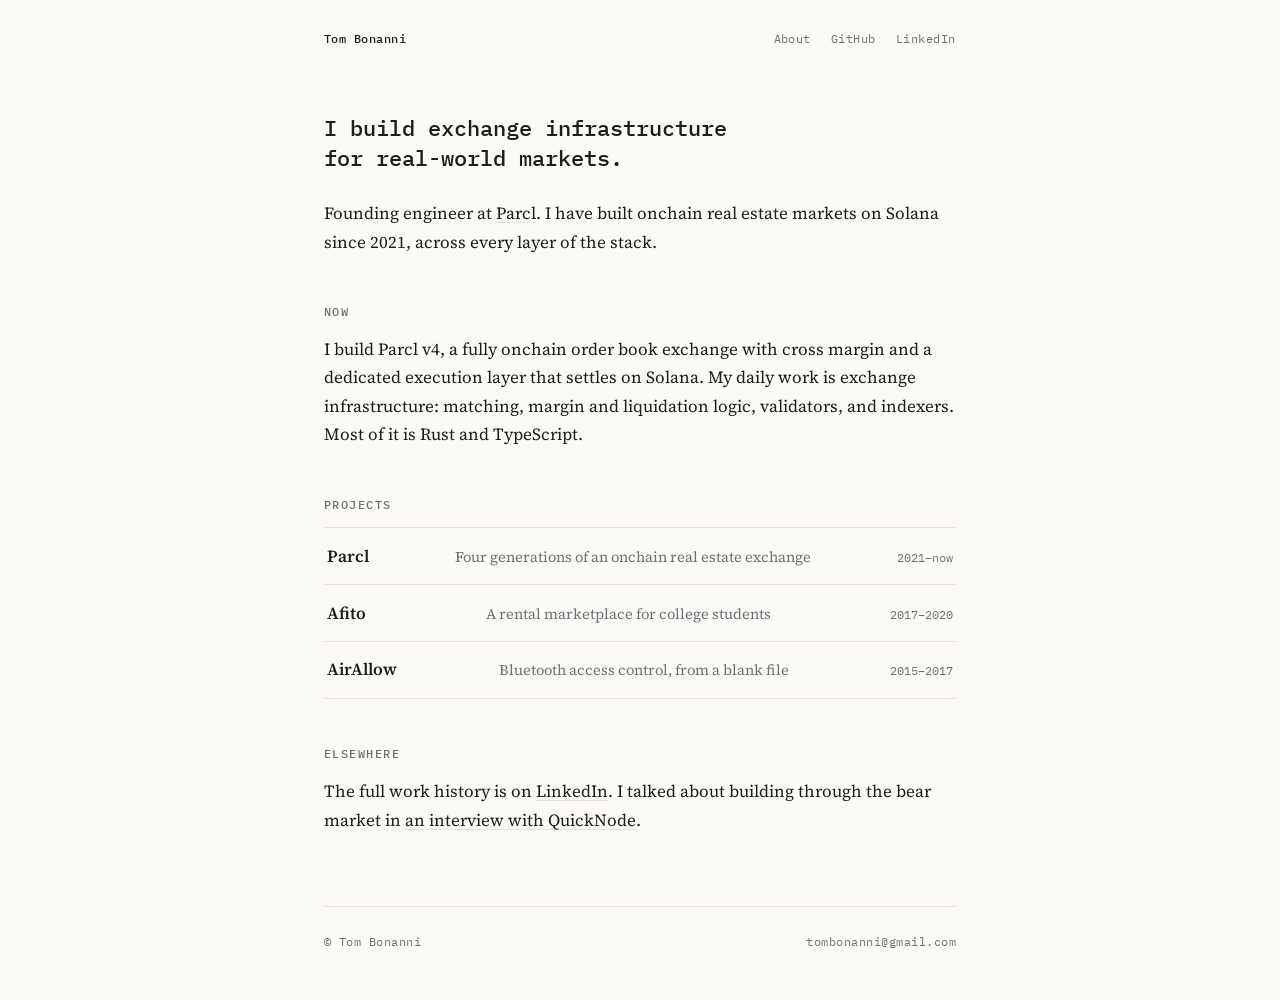
<file: index.html>
<!doctype html>
<html lang="en">
<head>
<meta charset="utf-8">
<meta name="viewport" content="width=device-width, initial-scale=1">
<title>Tom Bonanni</title>
<meta name="description" content="Founding engineer at Parcl. Building onchain exchange infrastructure on Solana.">
<link rel="icon" href="/favicon.svg" type="image/svg+xml">
<link rel="preconnect" href="https://fonts.googleapis.com">
<link rel="preconnect" href="https://fonts.gstatic.com" crossorigin>
<link rel="stylesheet" href="https://fonts.googleapis.com/css2?family=Source+Serif+4:opsz,wght@8..60,400;8..60,600&family=IBM+Plex+Mono:wght@400;500&display=swap">
<link rel="stylesheet" href="/styles.css">
</head>
<body>
<div class="wrap">
<nav>
  <a class="home" href="/">Tom Bonanni</a>
  <div class="links">
    <a href="/about">About</a>
    <a href="https://github.com/redhair">GitHub</a>
    <a href="https://www.linkedin.com/in/tombonanni">LinkedIn</a>
  </div>
</nav>

<main>
  <h1>I build exchange infrastructure for real-world markets.</h1>
  <p>Founding engineer at <a href="https://parcl.co">Parcl</a>. I have
  built onchain real estate markets on Solana since 2021, across every layer of
  the stack.</p>

  <h2>Now</h2>
  <p>I build Parcl v4, a fully onchain order book exchange with cross margin and
  a dedicated execution layer that settles on Solana. My daily work is exchange
  infrastructure: matching, margin and liquidation logic, validators, and
  indexers. Most of it is Rust and TypeScript.</p>

  <h2>Projects</h2>
  <ul class="projects">
    <li><a href="/projects/parcl">
      <span class="name">Parcl</span>
      <span class="desc">Four generations of an onchain real estate exchange</span>
      <span class="years">2021&ndash;now</span>
    </a></li>
    <li><a href="/projects/afito">
      <span class="name">Afito</span>
      <span class="desc">A rental marketplace for college students</span>
      <span class="years">2017&ndash;2020</span>
    </a></li>
    <li><a href="/projects/airallow">
      <span class="name">AirAllow</span>
      <span class="desc">Bluetooth access control, from a blank file</span>
      <span class="years">2015&ndash;2017</span>
    </a></li>
  </ul>

  <h2>Elsewhere</h2>
  <p>The full work history is on
  <a href="https://www.linkedin.com/in/tombonanni">LinkedIn</a>. I talked about
  building through the bear market in
  <a href="https://www.youtube.com/watch?v=_Pq8IttRQJI">an interview with
  QuickNode</a>.</p>
</main>

<footer>
  <span>&copy; Tom Bonanni</span>
  <span><a href="mailto:tombonanni@gmail.com">tombonanni@gmail.com</a></span>
</footer>
</div>
</body>
</html>
</file>
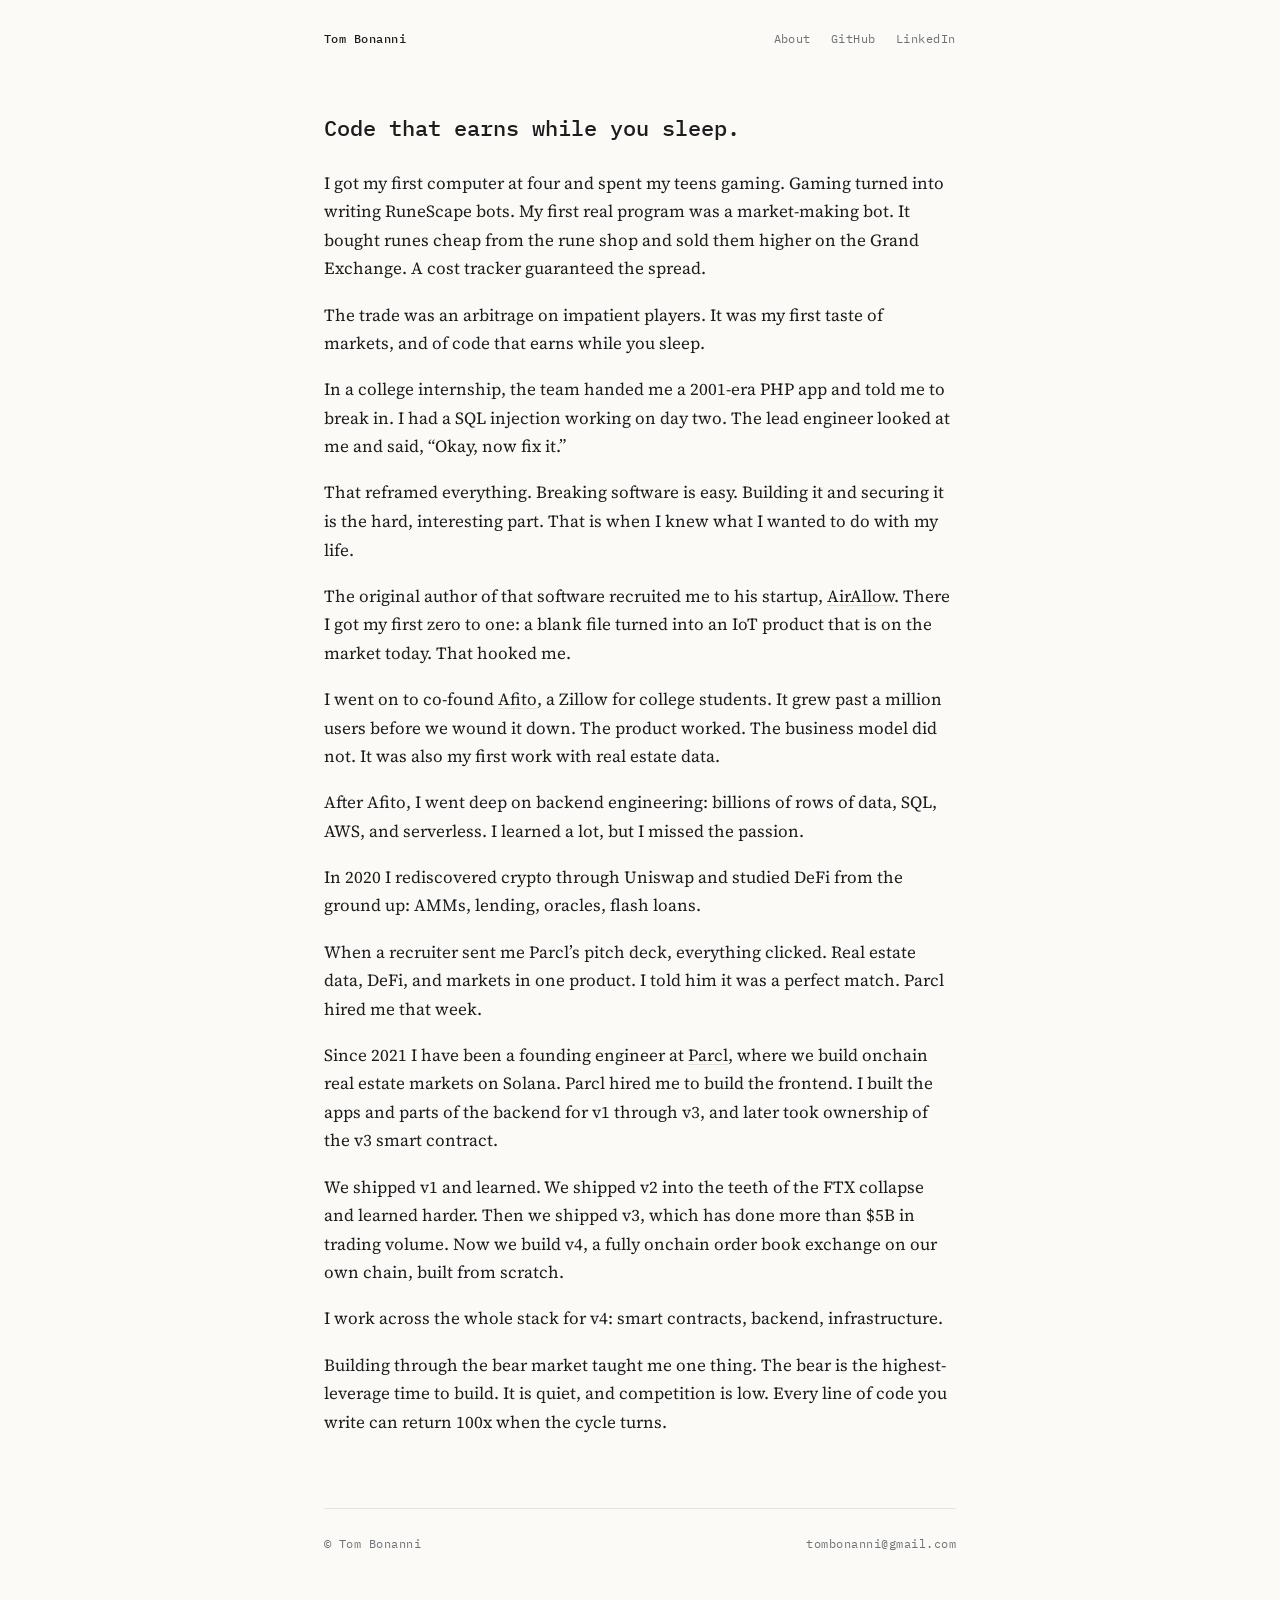
<file: about.html>
<!doctype html>
<html lang="en">
<head>
<meta charset="utf-8">
<meta name="viewport" content="width=device-width, initial-scale=1">
<title>About &mdash; Tom Bonanni</title>
<meta name="description" content="From RuneScape bots to founding engineer at Parcl.">
<link rel="icon" href="/favicon.svg" type="image/svg+xml">
<link rel="preconnect" href="https://fonts.googleapis.com">
<link rel="preconnect" href="https://fonts.gstatic.com" crossorigin>
<link rel="stylesheet" href="https://fonts.googleapis.com/css2?family=Source+Serif+4:opsz,wght@8..60,400;8..60,600&family=IBM+Plex+Mono:wght@400;500&display=swap">
<link rel="stylesheet" href="/styles.css">
</head>
<body>
<div class="wrap">
<nav>
  <a class="home" href="/">Tom Bonanni</a>
  <div class="links">
    <a href="/about">About</a>
    <a href="https://github.com/redhair">GitHub</a>
    <a href="https://www.linkedin.com/in/tombonanni">LinkedIn</a>
  </div>
</nav>

<main>
  <h1>Code that earns while you sleep.</h1>

  <p>I got my first computer at four and spent my teens gaming. Gaming turned
  into writing RuneScape bots. My first real program was a market-making bot.
  It bought runes cheap from the rune shop and sold them higher on the Grand
  Exchange. A cost tracker guaranteed the spread.</p>

  <p>The trade was an arbitrage on impatient players. It was my first taste of
  markets, and of code that earns while you sleep.</p>

  <p>In a college internship, the team handed me a 2001-era PHP app and told me
  to break in. I had a SQL injection working on day two. The lead engineer
  looked at me and said, &ldquo;Okay, now fix it.&rdquo;</p>

  <p>That reframed everything. Breaking software is easy. Building it and
  securing it is the hard, interesting part. That is when I knew what I wanted
  to do with my life.</p>

  <p>The original author of that software recruited me to his startup,
  <a href="/projects/airallow">AirAllow</a>. There I got my first zero to
  one: a blank file turned into an IoT product that is on the market today.
  That hooked me.</p>

  <p>I went on to co-found <a href="/projects/afito">Afito</a>, a Zillow
  for college students. It grew past a million users before we wound it down.
  The product worked. The business model did not. It was also my first work
  with real estate data.</p>

  <p>After Afito, I went deep on backend engineering: billions of rows of data,
  SQL, AWS, and serverless. I learned a lot, but I missed the passion.</p>

  <p>In 2020 I rediscovered crypto through Uniswap and studied DeFi from the
  ground up: AMMs, lending, oracles, flash loans.</p>

  <p>When a recruiter sent me Parcl&rsquo;s pitch deck, everything clicked. Real
  estate data, DeFi, and markets in one product. I told him it was a perfect
  match. Parcl hired me that week.</p>

  <p>Since 2021 I have been a founding engineer at
  <a href="/projects/parcl">Parcl</a>, where we build onchain real estate
  markets on Solana. Parcl hired me to build the frontend. I built the apps and
  parts of the backend for v1 through v3, and later took ownership of the v3
  smart contract.</p>

  <p>We shipped v1 and learned. We shipped v2 into the teeth of the FTX
  collapse and learned harder. Then we shipped v3, which has done more than
  $5B in trading volume. Now we build v4, a fully onchain order book exchange
  on our own chain, built from scratch.</p>

  <p>I work across the whole stack for v4: smart contracts, backend,
  infrastructure.</p>

  <p>Building through the bear market taught me one thing. The bear is the
  highest-leverage time to build. It is quiet, and competition is low. Every
  line of code you write can return 100x when the cycle turns.</p>
</main>

<footer>
  <span>&copy; Tom Bonanni</span>
  <span><a href="mailto:tombonanni@gmail.com">tombonanni@gmail.com</a></span>
</footer>
</div>
</body>
</html>
</file>
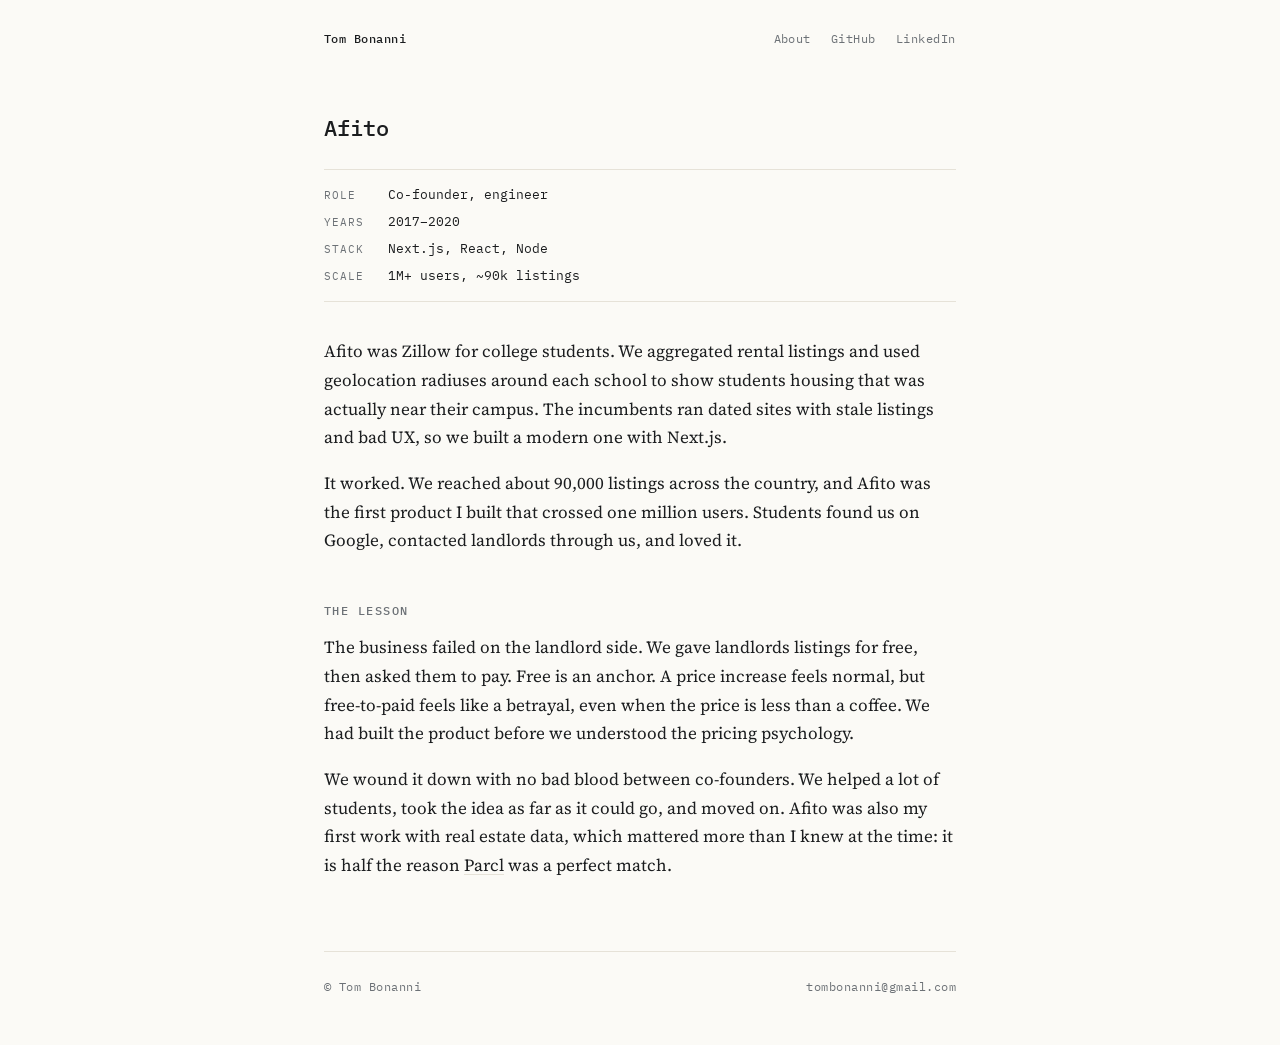
<file: projects/afito.html>
<!doctype html>
<html lang="en">
<head>
<meta charset="utf-8">
<meta name="viewport" content="width=device-width, initial-scale=1">
<title>Afito &mdash; Tom Bonanni</title>
<meta name="description" content="A rental marketplace for college students that grew past one million users.">
<link rel="icon" href="/favicon.svg" type="image/svg+xml">
<link rel="preconnect" href="https://fonts.googleapis.com">
<link rel="preconnect" href="https://fonts.gstatic.com" crossorigin>
<link rel="stylesheet" href="https://fonts.googleapis.com/css2?family=Source+Serif+4:opsz,wght@8..60,400;8..60,600&family=IBM+Plex+Mono:wght@400;500&display=swap">
<link rel="stylesheet" href="/styles.css">
</head>
<body>
<div class="wrap">
<nav>
  <a class="home" href="/">Tom Bonanni</a>
  <div class="links">
    <a href="/about">About</a>
    <a href="https://github.com/redhair">GitHub</a>
    <a href="https://www.linkedin.com/in/tombonanni">LinkedIn</a>
  </div>
</nav>

<main>
  <h1>Afito</h1>
  <dl class="meta">
    <dt>Role</dt><dd>Co-founder, engineer</dd>
    <dt>Years</dt><dd>2017&ndash;2020</dd>
    <dt>Stack</dt><dd>Next.js, React, Node</dd>
    <dt>Scale</dt><dd>1M+ users, ~90k listings</dd>
  </dl>

  <p>Afito was Zillow for college students. We aggregated rental listings and
  used geolocation radiuses around each school to show students housing that
  was actually near their campus. The incumbents ran dated sites with stale
  listings and bad UX, so we built a modern one with Next.js.</p>

  <p>It worked. We reached about 90,000 listings across the country, and Afito
  was the first product I built that crossed one million users. Students found
  us on Google, contacted landlords through us, and loved it.</p>

  <h2>The lesson</h2>
  <p>The business failed on the landlord side. We gave landlords listings for
  free, then asked them to pay. Free is an anchor. A price increase feels
  normal, but free-to-paid feels like a betrayal, even when the price is less
  than a coffee. We had built the product before we understood the pricing
  psychology.</p>

  <p>We wound it down with no bad blood between co-founders. We helped a lot
  of students, took the idea as far as it could go, and moved on. Afito was
  also my first work with real estate data, which mattered more than I knew
  at the time: it is half the reason <a href="/projects/parcl">Parcl</a>
  was a perfect match.</p>
</main>

<footer>
  <span>&copy; Tom Bonanni</span>
  <span><a href="mailto:tombonanni@gmail.com">tombonanni@gmail.com</a></span>
</footer>
</div>
</body>
</html>
</file>
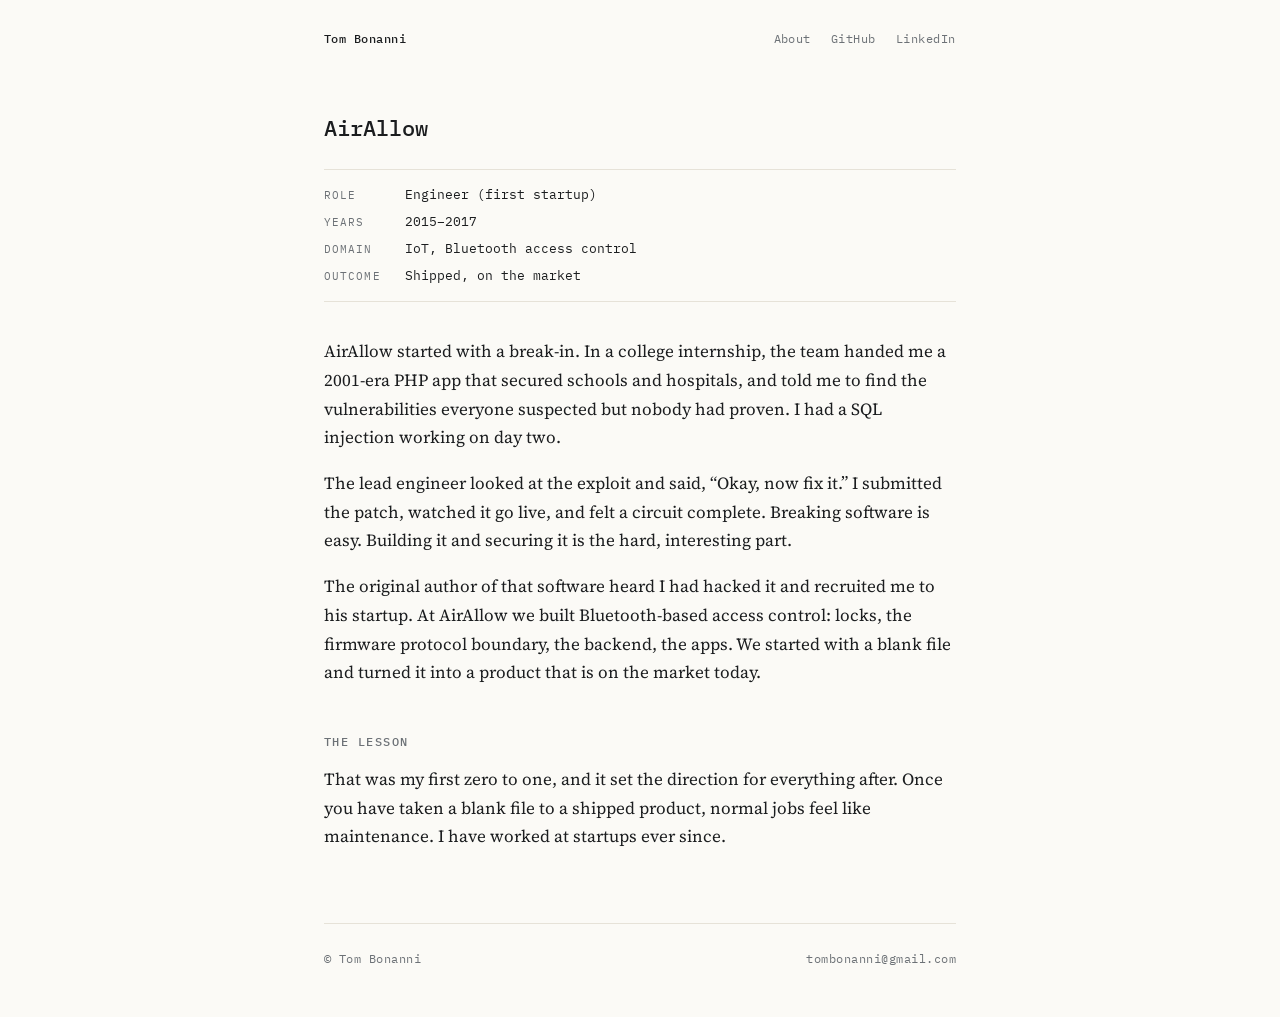
<file: projects/airallow.html>
<!doctype html>
<html lang="en">
<head>
<meta charset="utf-8">
<meta name="viewport" content="width=device-width, initial-scale=1">
<title>AirAllow &mdash; Tom Bonanni</title>
<meta name="description" content="Bluetooth access control, built from a blank file.">
<link rel="icon" href="/favicon.svg" type="image/svg+xml">
<link rel="preconnect" href="https://fonts.googleapis.com">
<link rel="preconnect" href="https://fonts.gstatic.com" crossorigin>
<link rel="stylesheet" href="https://fonts.googleapis.com/css2?family=Source+Serif+4:opsz,wght@8..60,400;8..60,600&family=IBM+Plex+Mono:wght@400;500&display=swap">
<link rel="stylesheet" href="/styles.css">
</head>
<body>
<div class="wrap">
<nav>
  <a class="home" href="/">Tom Bonanni</a>
  <div class="links">
    <a href="/about">About</a>
    <a href="https://github.com/redhair">GitHub</a>
    <a href="https://www.linkedin.com/in/tombonanni">LinkedIn</a>
  </div>
</nav>

<main>
  <h1>AirAllow</h1>
  <dl class="meta">
    <dt>Role</dt><dd>Engineer (first startup)</dd>
    <dt>Years</dt><dd>2015&ndash;2017</dd>
    <dt>Domain</dt><dd>IoT, Bluetooth access control</dd>
    <dt>Outcome</dt><dd>Shipped, on the market</dd>
  </dl>

  <p>AirAllow started with a break-in. In a college internship, the team
  handed me a 2001-era PHP app that secured schools and hospitals, and told me
  to find the vulnerabilities everyone suspected but nobody had proven. I had
  a SQL injection working on day two.</p>

  <p>The lead engineer looked at the exploit and said, &ldquo;Okay, now fix
  it.&rdquo; I submitted the patch, watched it go live, and felt a circuit
  complete. Breaking software is easy. Building it and securing it is the
  hard, interesting part.</p>

  <p>The original author of that software heard I had hacked it and recruited
  me to his startup. At AirAllow we built Bluetooth-based access control:
  locks, the firmware protocol boundary, the backend, the apps. We started
  with a blank file and turned it into a product that is on the market
  today.</p>

  <h2>The lesson</h2>
  <p>That was my first zero to one, and it set the direction for everything
  after. Once you have taken a blank file to a shipped product, normal jobs
  feel like maintenance. I have worked at startups ever since.</p>
</main>

<footer>
  <span>&copy; Tom Bonanni</span>
  <span><a href="mailto:tombonanni@gmail.com">tombonanni@gmail.com</a></span>
</footer>
</div>
</body>
</html>
</file>
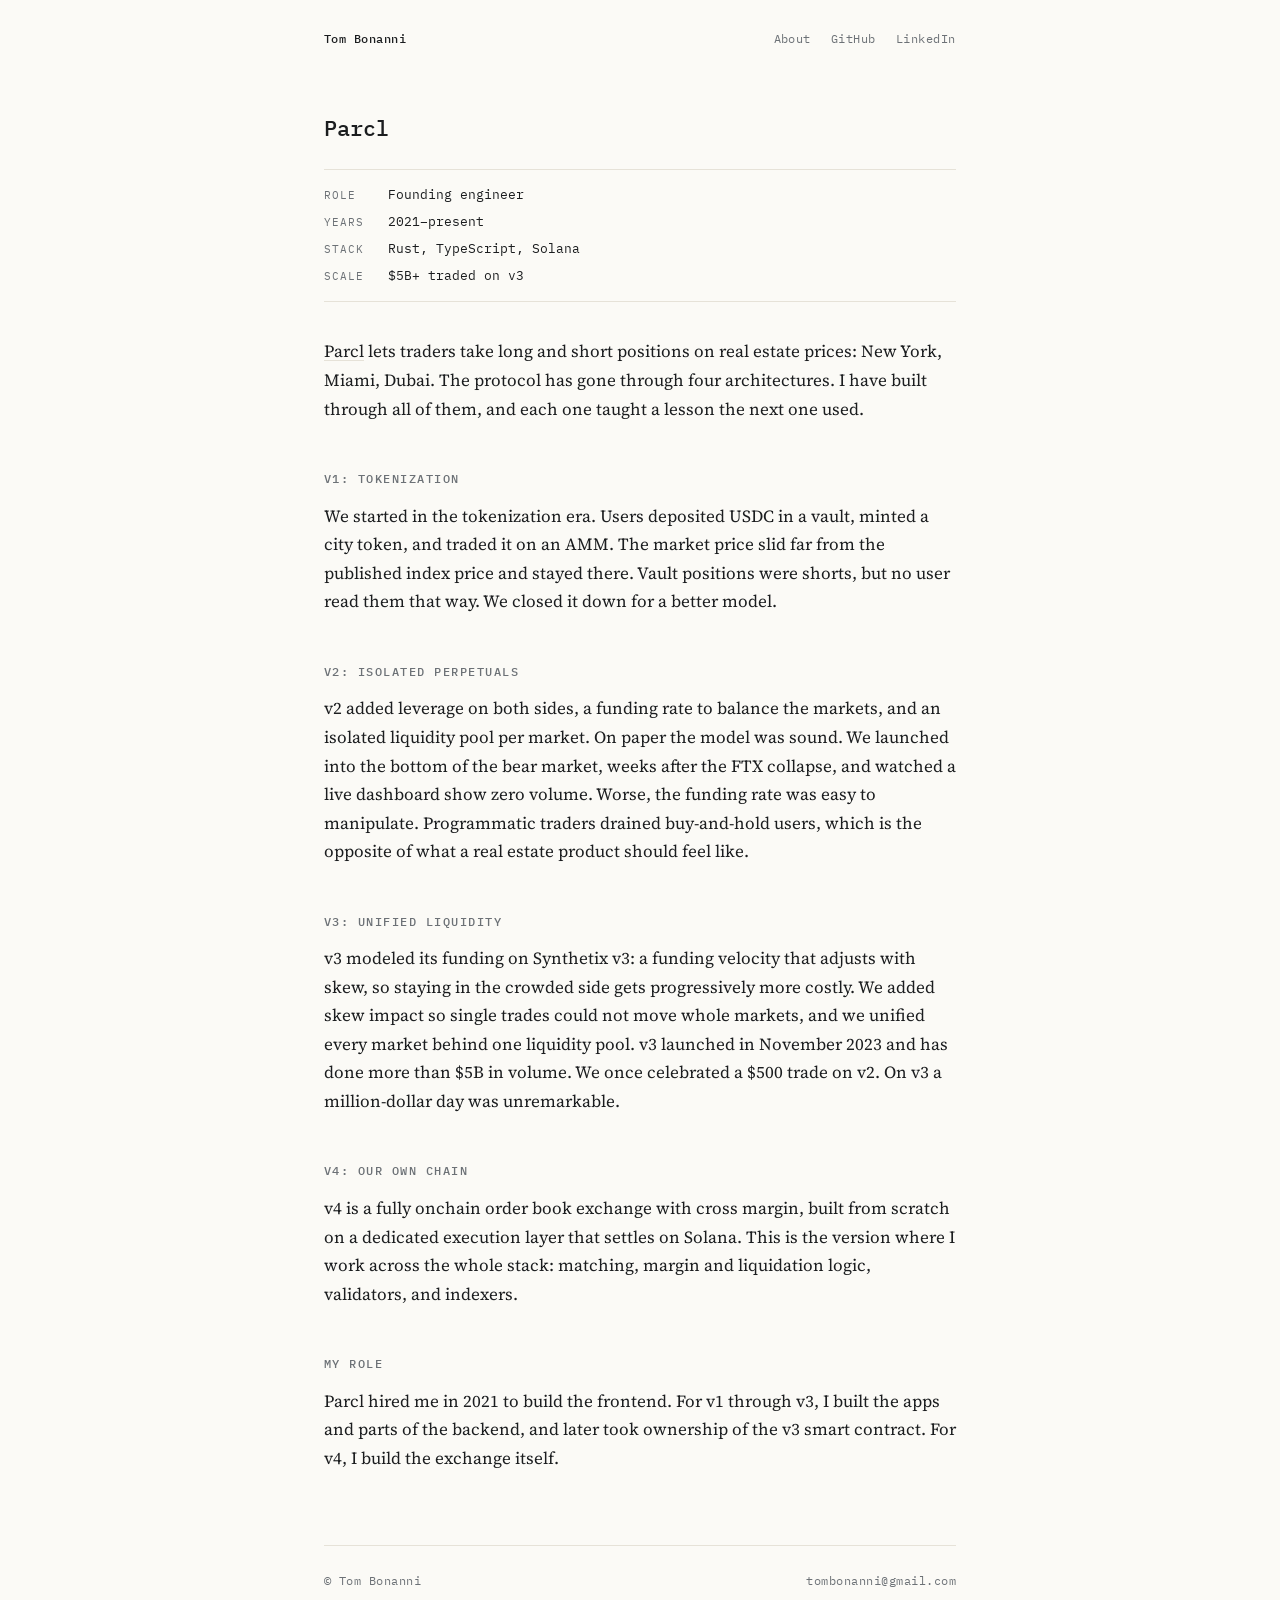
<file: projects/parcl.html>
<!doctype html>
<html lang="en">
<head>
<meta charset="utf-8">
<meta name="viewport" content="width=device-width, initial-scale=1">
<title>Parcl &mdash; Tom Bonanni</title>
<meta name="description" content="Four generations of an onchain real estate exchange on Solana.">
<link rel="icon" href="/favicon.svg" type="image/svg+xml">
<link rel="preconnect" href="https://fonts.googleapis.com">
<link rel="preconnect" href="https://fonts.gstatic.com" crossorigin>
<link rel="stylesheet" href="https://fonts.googleapis.com/css2?family=Source+Serif+4:opsz,wght@8..60,400;8..60,600&family=IBM+Plex+Mono:wght@400;500&display=swap">
<link rel="stylesheet" href="/styles.css">
</head>
<body>
<div class="wrap">
<nav>
  <a class="home" href="/">Tom Bonanni</a>
  <div class="links">
    <a href="/about">About</a>
    <a href="https://github.com/redhair">GitHub</a>
    <a href="https://www.linkedin.com/in/tombonanni">LinkedIn</a>
  </div>
</nav>

<main>
  <h1>Parcl</h1>
  <dl class="meta">
    <dt>Role</dt><dd>Founding engineer</dd>
    <dt>Years</dt><dd>2021&ndash;present</dd>
    <dt>Stack</dt><dd>Rust, TypeScript, Solana</dd>
    <dt>Scale</dt><dd>$5B+ traded on v3</dd>
  </dl>

  <p><a href="https://parcl.co">Parcl</a> lets traders take long and short
  positions on real estate prices: New York, Miami, Dubai. The protocol has
  gone through four architectures. I have built through all of them, and each
  one taught a lesson the next one used.</p>

  <h2>v1: tokenization</h2>
  <p>We started in the tokenization era. Users deposited USDC in a vault,
  minted a city token, and traded it on an AMM. The market price slid far from
  the published index price and stayed there. Vault positions were shorts, but
  no user read them that way. We closed it down for a better model.</p>

  <h2>v2: isolated perpetuals</h2>
  <p>v2 added leverage on both sides, a funding rate to balance the markets,
  and an isolated liquidity pool per market. On paper the model was sound. We
  launched into the bottom of the bear market, weeks after the FTX collapse,
  and watched a live dashboard show zero volume. Worse, the funding rate was
  easy to manipulate. Programmatic traders drained buy-and-hold users, which
  is the opposite of what a real estate product should feel like.</p>

  <h2>v3: unified liquidity</h2>
  <p>v3 modeled its funding on Synthetix v3: a funding velocity that adjusts
  with skew, so staying in the crowded side gets progressively more costly. We
  added skew impact so single trades could not move whole markets, and we
  unified every market behind one liquidity pool. v3 launched in November 2023
  and has done more than $5B in volume. We once celebrated a $500 trade on v2.
  On v3 a million-dollar day was unremarkable.</p>

  <h2>v4: our own chain</h2>
  <p>v4 is a fully onchain order book exchange with cross margin, built from
  scratch on a dedicated execution layer that settles on Solana. This is the
  version where I work across the whole stack: matching, margin and
  liquidation logic, validators, and indexers.</p>

  <h2>My role</h2>
  <p>Parcl hired me in 2021 to build the frontend. For v1 through v3, I built
  the apps and parts of the backend, and later took ownership of the v3 smart
  contract. For v4, I build the exchange itself.</p>
</main>

<footer>
  <span>&copy; Tom Bonanni</span>
  <span><a href="mailto:tombonanni@gmail.com">tombonanni@gmail.com</a></span>
</footer>
</div>
</body>
</html>
</file>
<file: styles.css>
:root {
  --paper: #FBFAF6;
  --ink: #1B1D1F;
  --muted: #6C7176;
  --line: #E6E2D8;
  --accent: #B4351F;
  --code-bg: #F1EEE6;
}
@media (prefers-color-scheme: dark) {
  :root {
    --paper: #141518;
    --ink: #E9E7E1;
    --muted: #979DA4;
    --line: #2B2D31;
    --accent: #E05A3A;
    --code-bg: #1E2024;
  }
}

* { box-sizing: border-box; }

body {
  margin: 0;
  background: var(--paper);
  color: var(--ink);
  font-family: "Source Serif 4", Georgia, "Times New Roman", serif;
  font-size: 1.0625rem;
  line-height: 1.68;
}

.wrap {
  max-width: 42rem;
  margin: 0 auto;
  padding: 0 1.25rem;
}

/* ---------- nav + footer ---------- */
nav, footer {
  font-family: "IBM Plex Mono", ui-monospace, "SF Mono", Menlo, monospace;
  font-size: 0.78rem;
  letter-spacing: 0.04em;
}
nav {
  display: flex;
  justify-content: space-between;
  align-items: baseline;
  gap: 1rem;
  padding: 1.75rem 0 0;
}
nav .home {
  color: var(--ink);
  text-decoration: none;
  font-weight: 500;
}
nav .links {
  display: flex;
  gap: 1.25rem;
  flex-wrap: wrap;
}
nav .links a {
  color: var(--muted);
  text-decoration: none;
}
nav .links a:hover, nav .home:hover { color: var(--accent); }

footer {
  border-top: 1px solid var(--line);
  margin-top: 4.5rem;
  padding: 1.5rem 0 3rem;
  color: var(--muted);
  display: flex;
  justify-content: space-between;
  gap: 1rem;
  flex-wrap: wrap;
}
footer a { color: var(--muted); text-decoration: none; }
footer a:hover { color: var(--accent); }

/* ---------- type ---------- */
main { padding-top: 4rem; }

h1 {
  font-family: "IBM Plex Mono", ui-monospace, "SF Mono", Menlo, monospace;
  font-weight: 500;
  font-size: 1.35rem;
  line-height: 1.4;
  margin: 0 0 1.6rem;
  text-wrap: balance;
}
h2 {
  font-family: "IBM Plex Mono", ui-monospace, "SF Mono", Menlo, monospace;
  font-weight: 500;
  font-size: 0.78rem;
  letter-spacing: 0.12em;
  text-transform: uppercase;
  color: var(--muted);
  margin: 2.8rem 0 0.8rem;
}
p { margin: 0 0 1.1rem; }

main a {
  color: var(--ink);
  text-decoration: underline;
  text-decoration-color: var(--line);
  text-underline-offset: 3px;
  transition: text-decoration-color 120ms ease, color 120ms ease;
}
main a:hover {
  color: var(--accent);
  text-decoration-color: var(--accent);
}

/* ---------- project metadata ---------- */
.meta {
  font-family: "IBM Plex Mono", ui-monospace, monospace;
  font-size: 0.8rem;
  border-top: 1px solid var(--line);
  border-bottom: 1px solid var(--line);
  padding: 0.9rem 0;
  margin: 0 0 2.2rem;
  display: grid;
  grid-template-columns: max-content 1fr;
  column-gap: 1.5rem;
  row-gap: 0.35rem;
}
.meta dt {
  color: var(--muted);
  text-transform: uppercase;
  letter-spacing: 0.1em;
  font-size: 0.68rem;
  padding-top: 0.15em;
}
.meta dd { margin: 0; }

/* ---------- project index list ---------- */
.projects { list-style: none; margin: 0.5rem 0 0; padding: 0; }
.projects li { border-top: 1px solid var(--line); }
.projects li:last-child { border-bottom: 1px solid var(--line); }
.projects a {
  display: flex;
  justify-content: space-between;
  align-items: baseline;
  gap: 1rem;
  padding: 0.85rem 0.2rem;
  text-decoration: none;
  color: var(--ink);
}
.projects a:hover .name { color: var(--accent); }
.projects .name { font-weight: 600; }
.projects .desc {
  color: var(--muted);
  font-size: 0.92rem;
  text-align: right;
}
.projects .years {
  font-family: "IBM Plex Mono", ui-monospace, monospace;
  font-size: 0.72rem;
  color: var(--muted);
  white-space: nowrap;
}

@media (max-width: 540px) {
  .projects a { flex-direction: column; gap: 0.15rem; }
  .projects .desc { text-align: left; }
}

::selection { background: var(--accent); color: var(--paper); }
</file>
